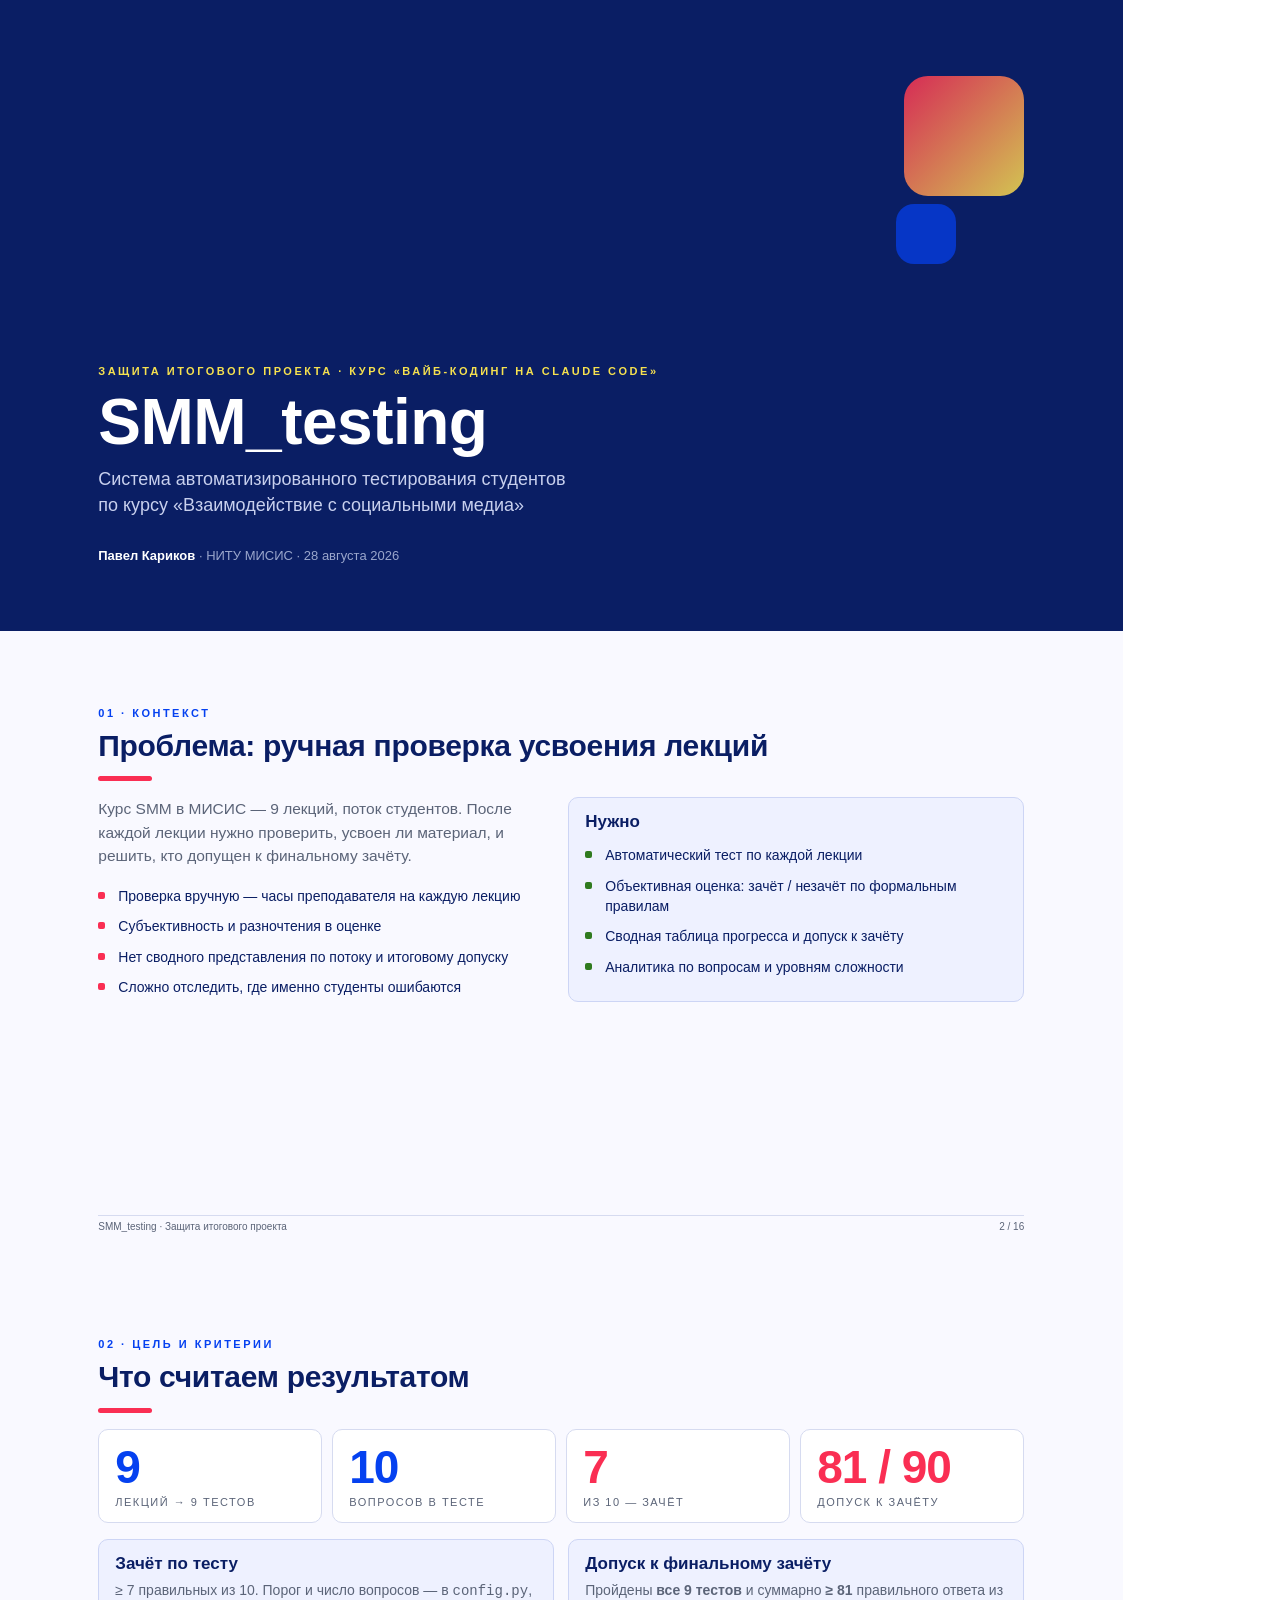
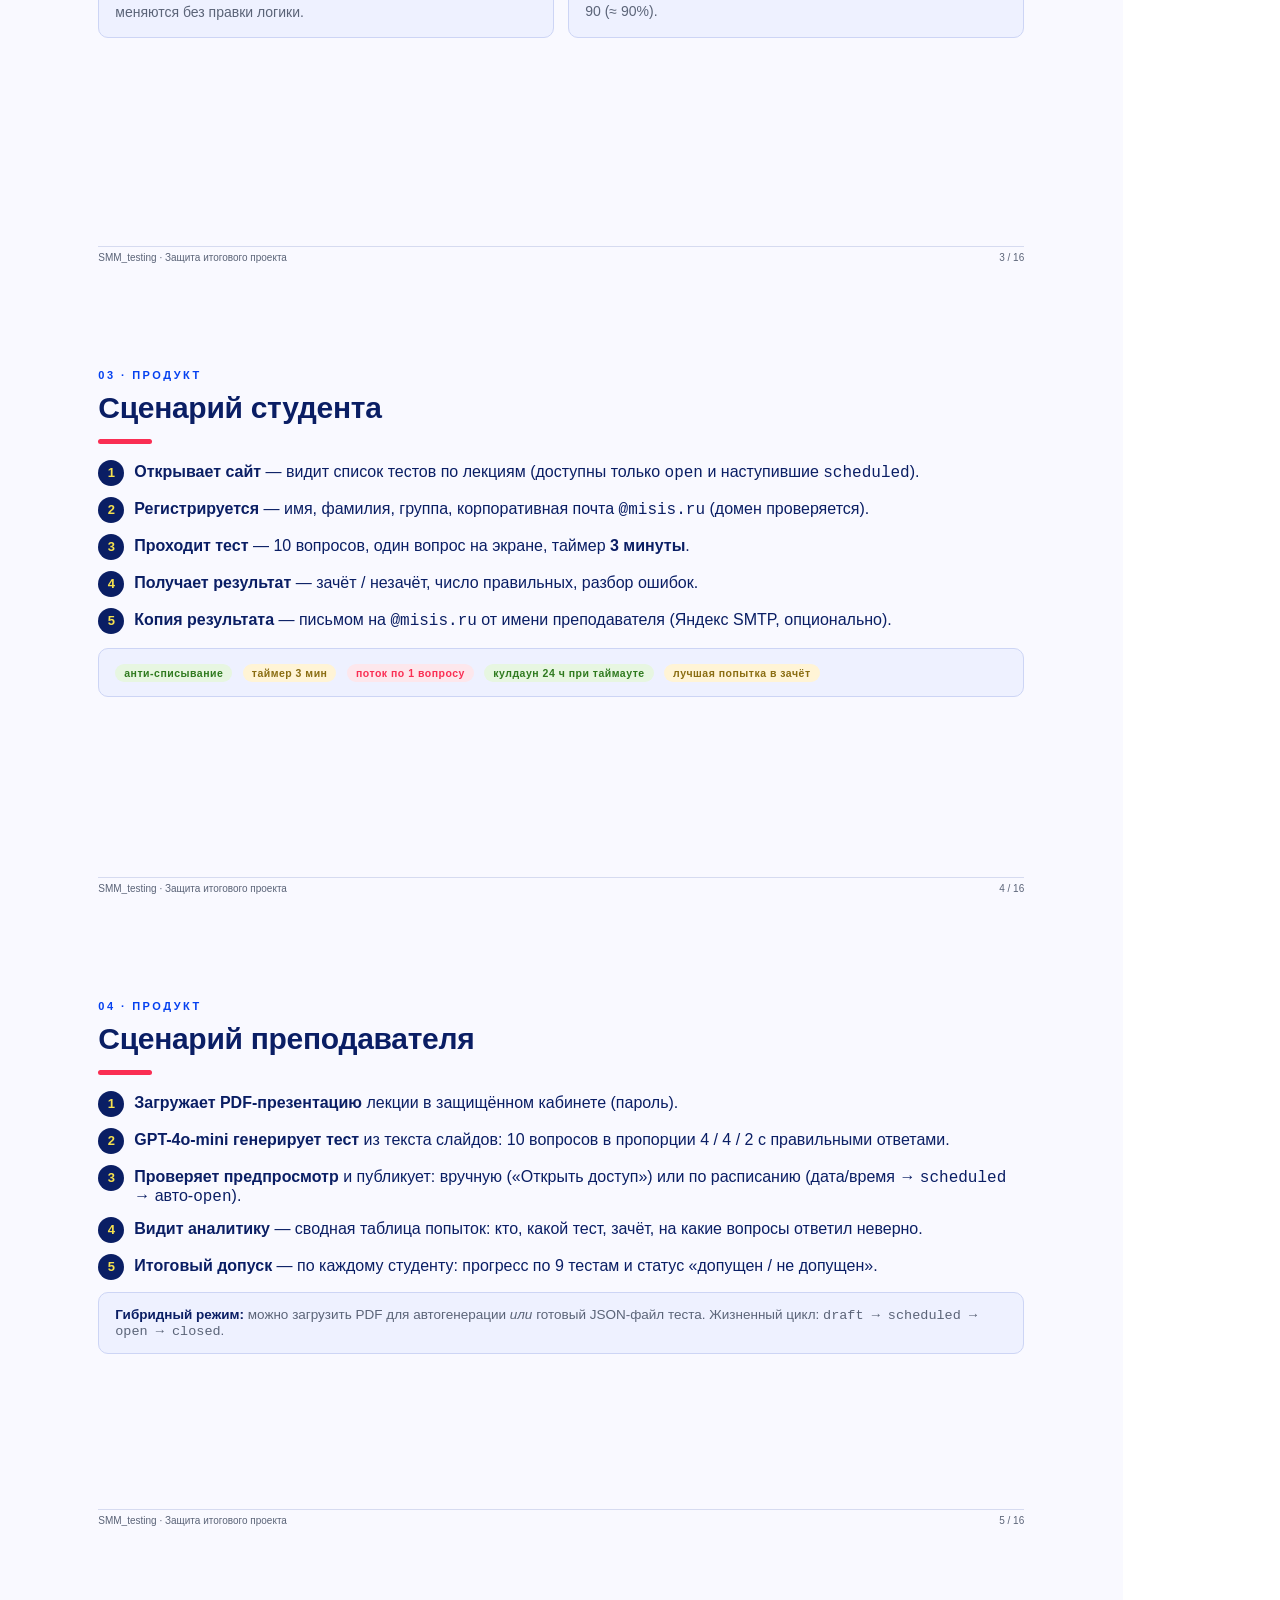
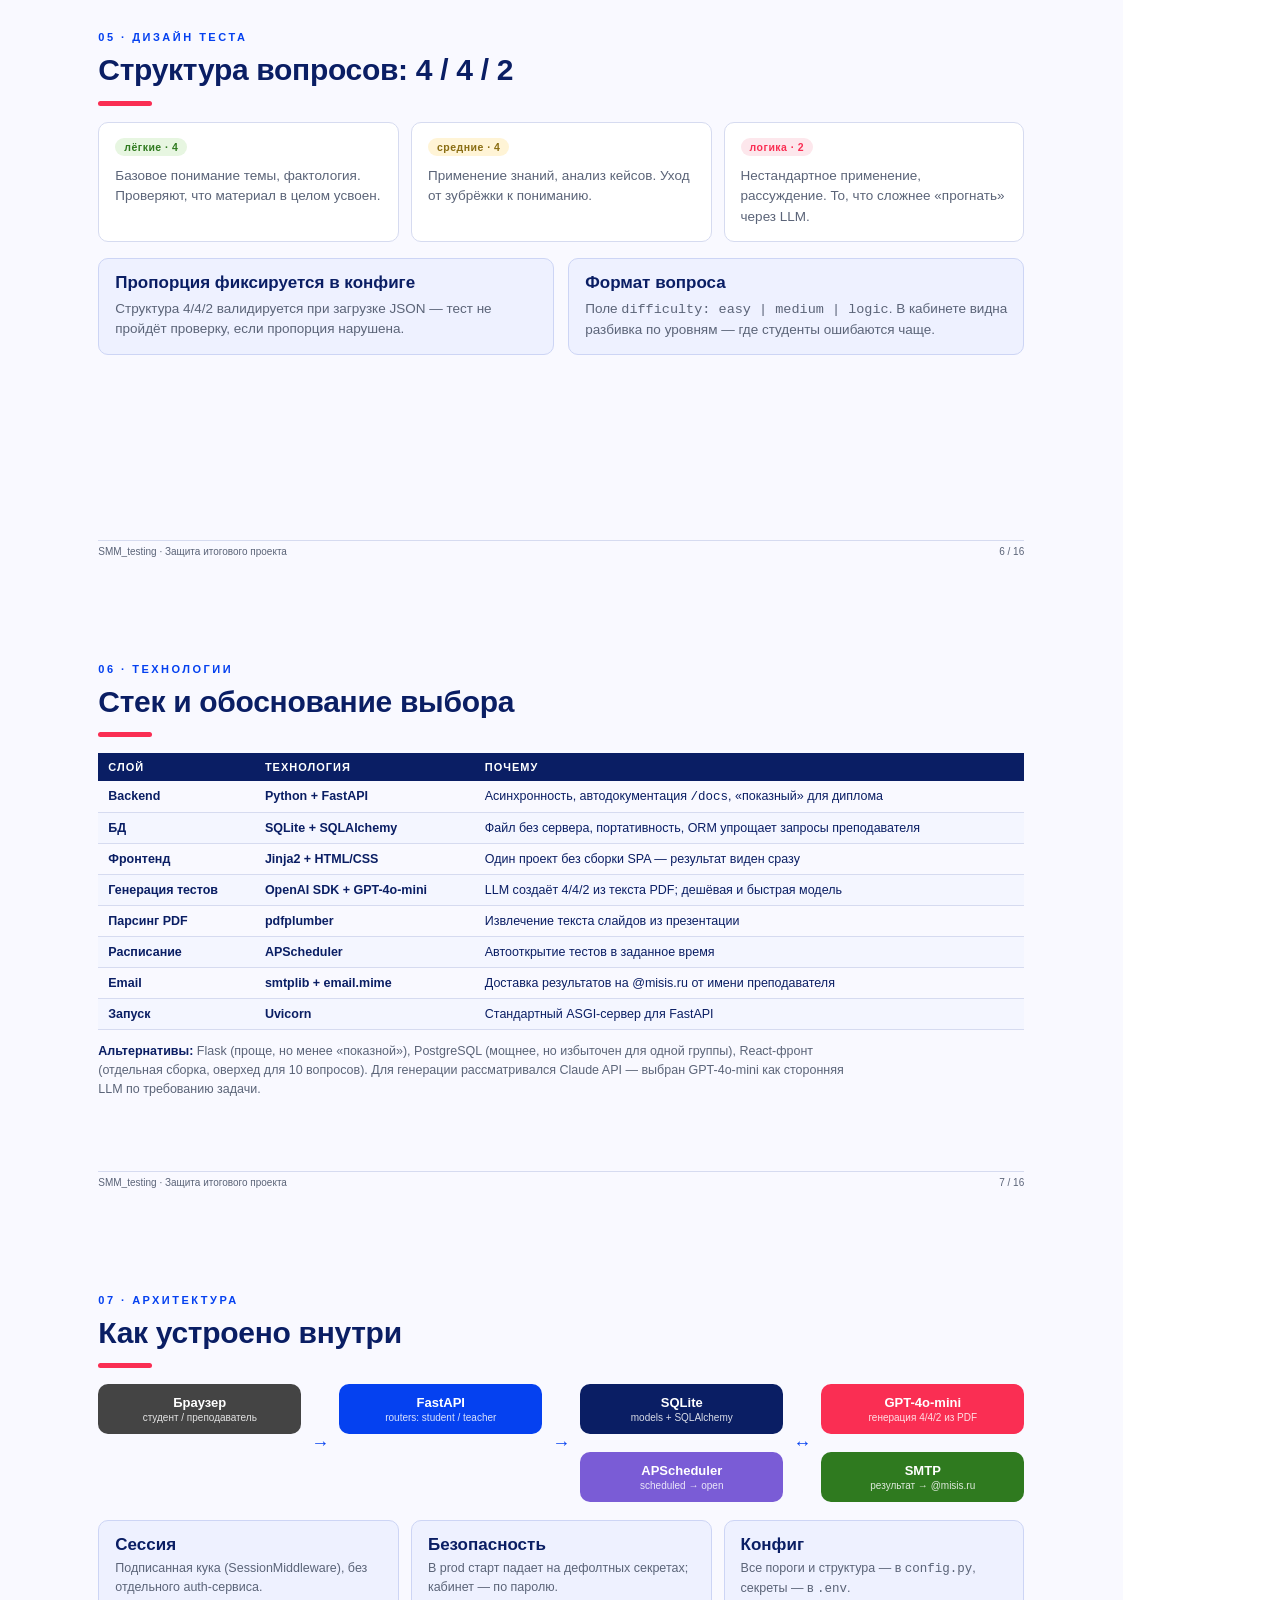
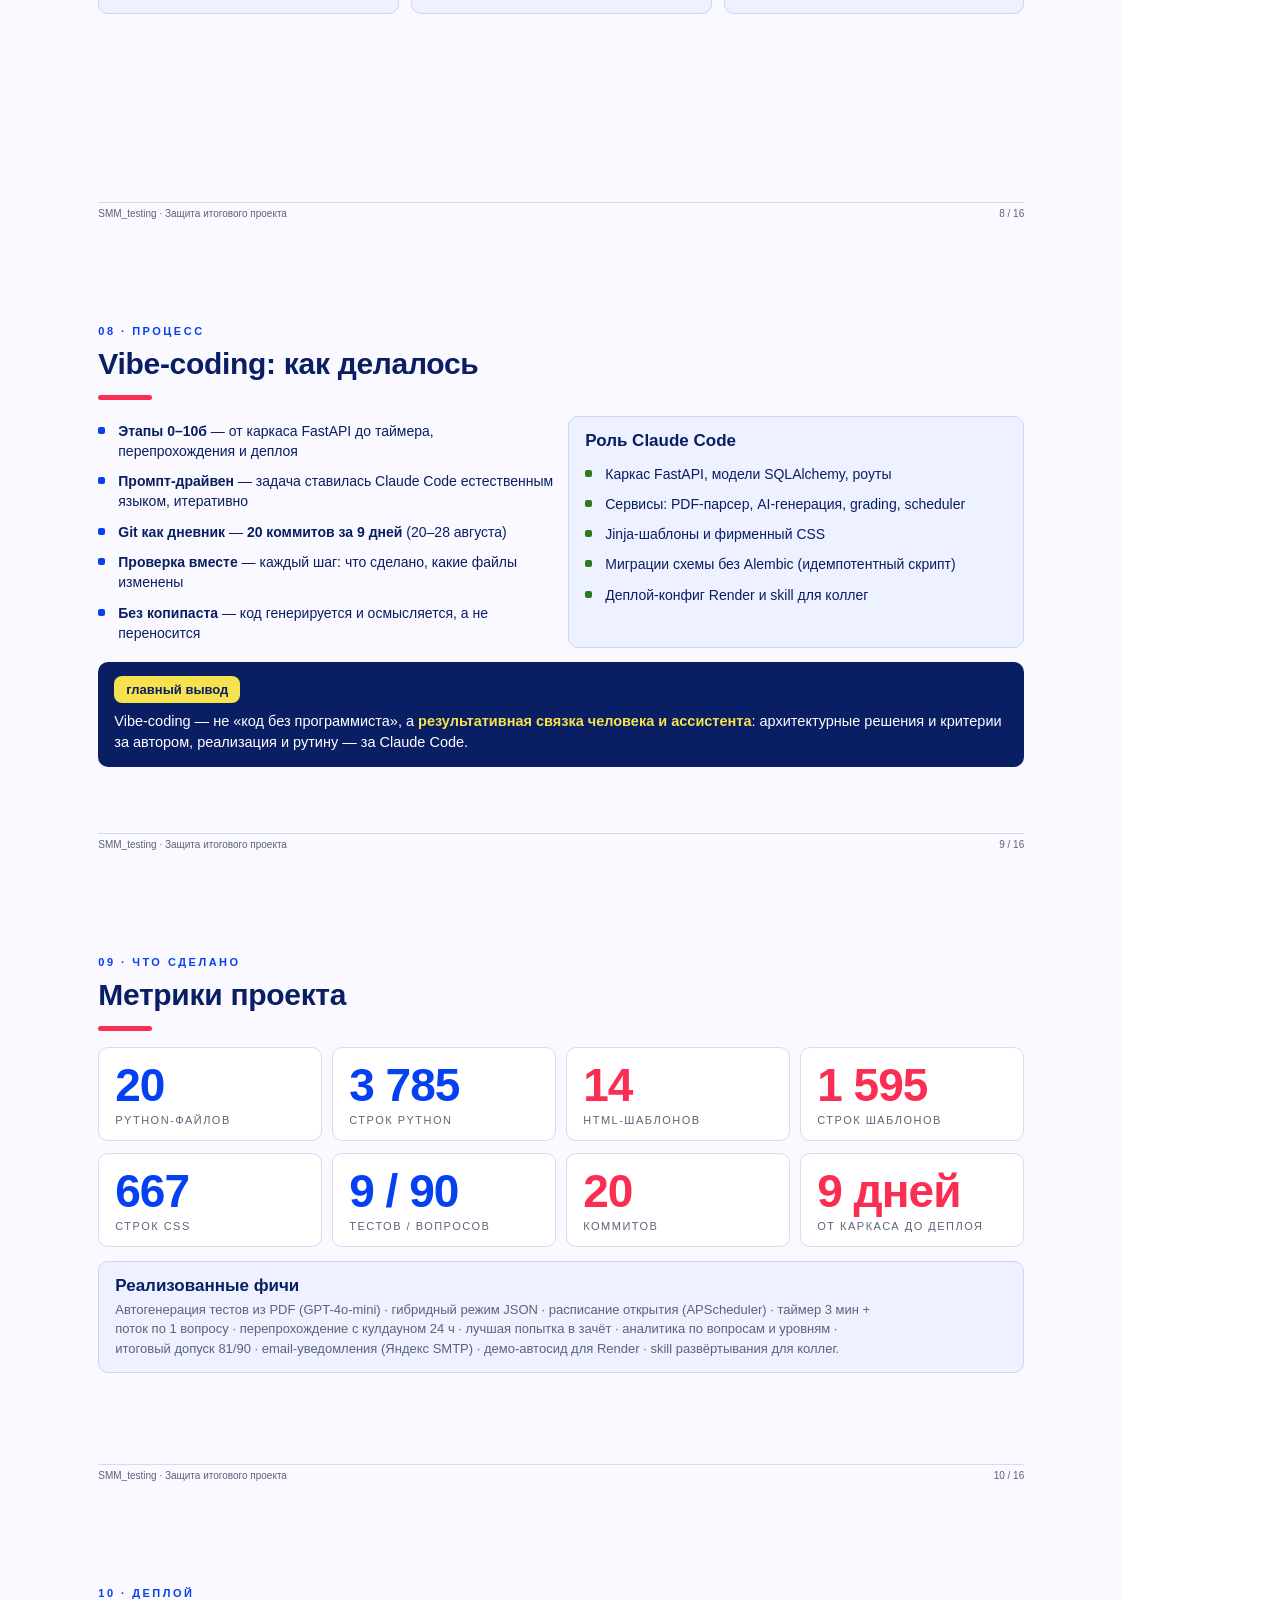
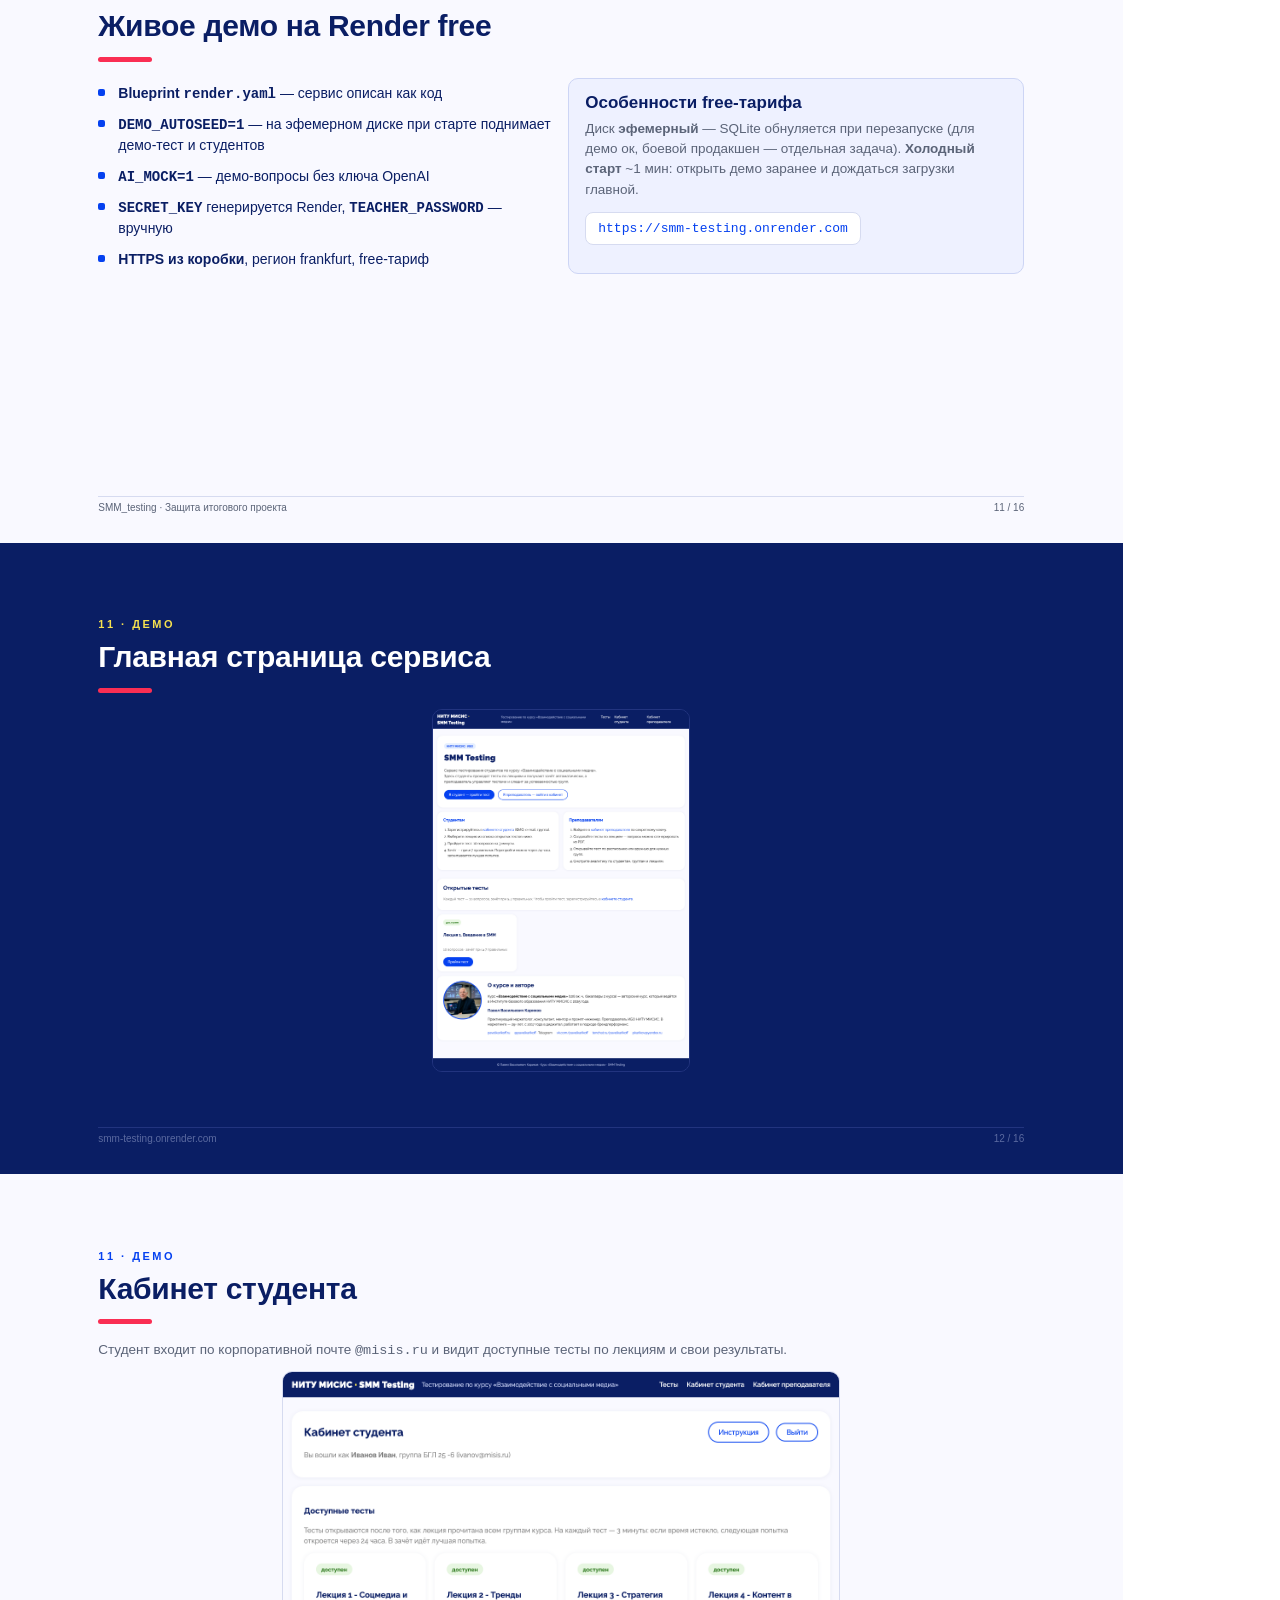
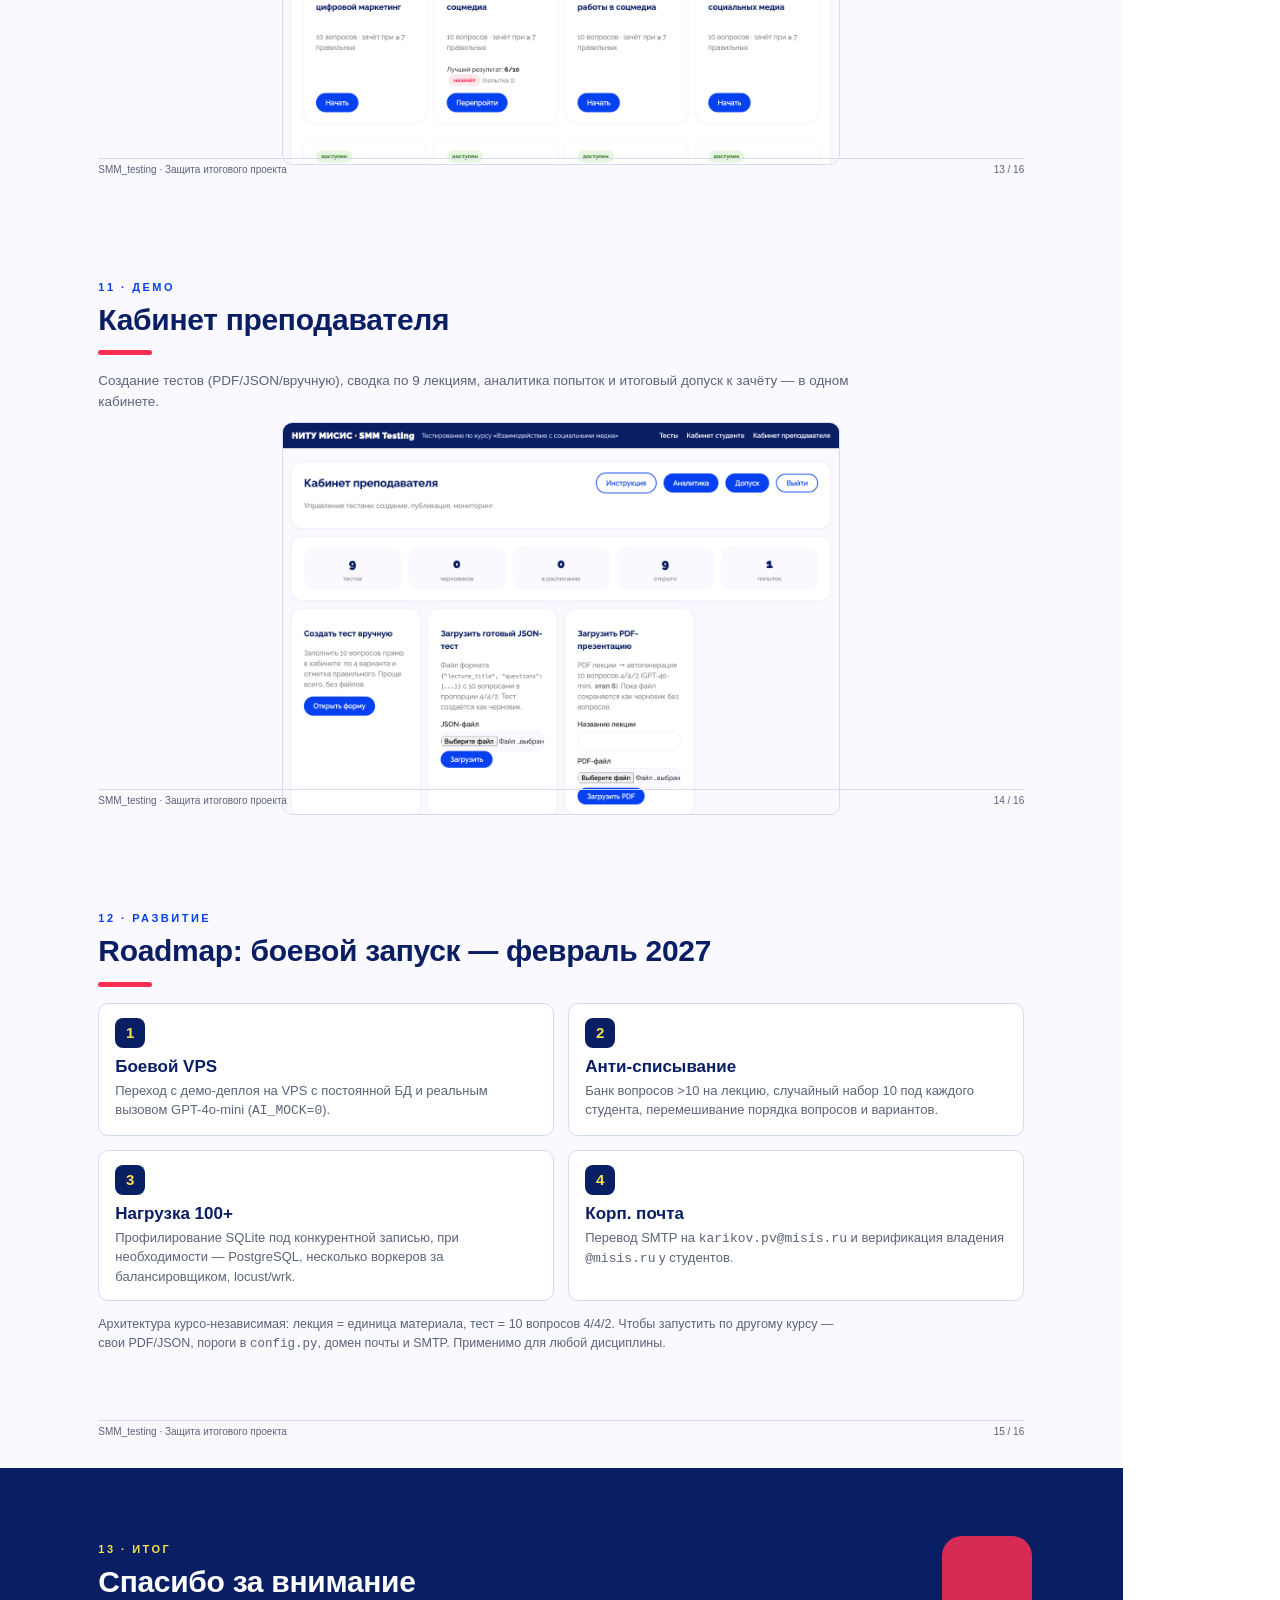
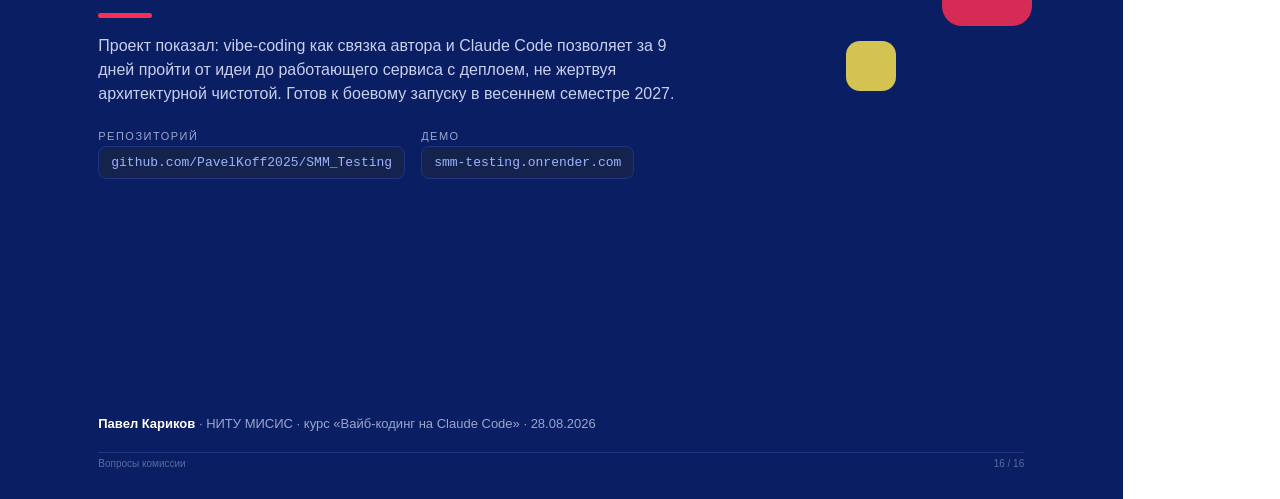
<file: docs/presentation_smm_testing.html>
<!DOCTYPE html>
<html lang="ru">
<head>
<meta charset="UTF-8">
<title>SMM_testing — защита итогового проекта</title>
<style>
  :root{
    --ink:#0A1E64;      /* глубокий синий — основной */
    --blue:#0541F0;     /* электрик — акцент */
    --coral:#FA2E53;    /* коралл — акцент */
    --yellow:#F6E14F;   /* жёлтый — подсветка */
    --green:#2f7a1f;    /* успех */
    --bg:#F9F9FF;       /* светлый фон */
    --panel:#eef1ff;    /* мягкая плашка */
    --muted:#5b6478;    /* приглушённый текст */
    --line:#d6dbf0;
  }

  @page{
    size: 297mm 167mm;   /* 16:9 */
    margin: 0;
  }

  *{ box-sizing:border-box; margin:0; padding:0; }

  html,body{
    font-family:"Helvetica Neue","Helvetica","Arial",sans-serif;
    color:var(--ink);
    hyphens:none;
  }

  .slide{
    width:297mm; height:167mm;
    padding:20mm 26mm 16mm 26mm;
    position:relative;
    page-break-after:always;
    overflow:hidden;
    background:var(--bg);
  }
  .slide:last-child{ page-break-after:auto; }

  /* тёмные слайды (титул, итог) */
  .slide.dark{ background:var(--ink); color:#fff; }
  .slide.dark .muted{ color:#9aa6cc; }
  .slide.dark .footer{ color:#5b6aa0; border-color:#22347f; }

  /* верхняя метка раздела */
  .kicker{
    text-transform:uppercase;
    letter-spacing:2.5px;
    font-size:11px;
    font-weight:700;
    color:var(--blue);
    margin-bottom:10px;
  }
  .slide.dark .kicker{ color:var(--yellow); }

  h1{ font-size:42px; font-weight:800; line-height:1.1; letter-spacing:-.5px; }
  h2{ font-size:30px; font-weight:800; line-height:1.12; letter-spacing:-.3px; margin-bottom:14px; }
  h3{ font-size:17px; font-weight:700; }
  .lead{ font-size:15.5px; line-height:1.5; color:var(--muted); max-width:200mm; }
  .muted{ color:var(--muted); }

  /* акцентная полоска */
  .accentbar{
    width:54px; height:5px; background:var(--coral);
    border-radius:3px; margin-bottom:16px;
  }

  /* футер */
  .footer{
    position:absolute; left:26mm; right:26mm; bottom:8mm;
    display:flex; justify-content:space-between;
    font-size:10px; color:var(--muted);
    border-top:1px solid var(--line);
    padding-top:5px;
  }

  /* сетки */
  .grid2{ display:grid; grid-template-columns:1fr 1fr; gap:14px; }
  .grid3{ display:grid; grid-template-columns:1fr 1fr 1fr; gap:12px; }
  .grid4{ display:grid; grid-template-columns:1fr 1fr 1fr 1fr; gap:10px; }

  .card{
    background:#fff; border:1px solid var(--line);
    border-radius:10px; padding:14px 16px;
  }
  .card.tint{ background:var(--panel); border-color:#cdd5f5; }
  .card .ico{
    width:30px; height:30px; border-radius:8px; background:var(--ink);
    color:var(--yellow); font-weight:800; display:flex; align-items:center; justify-content:center;
    font-size:15px; margin-bottom:9px;
  }

  ul.clean{ list-style:none; }
  ul.clean li{
    font-size:14px; line-height:1.45; padding:5px 0 5px 20px; position:relative;
  }
  ul.clean li::before{
    content:""; position:absolute; left:0; top:11px;
    width:7px; height:7px; border-radius:2px; background:var(--blue);
  }
  ul.clean li.coral::before{ background:var(--coral); }
  ul.clean li.green::before{ background:var(--green); }

  .num{
    font-size:46px; font-weight:800; color:var(--blue); line-height:1; letter-spacing:-1px;
  }
  .num.coral{ color:var(--coral); }
  .num.yellow{ color:var(--ink); }
  .numlabel{ font-size:11px; text-transform:uppercase; letter-spacing:1.5px; color:var(--muted); margin-top:6px; }

  table.tech{ width:100%; border-collapse:collapse; font-size:12.5px; }
  table.tech th{
    text-align:left; padding:8px 10px; background:var(--ink); color:#fff;
    font-weight:700; font-size:11px; text-transform:uppercase; letter-spacing:1px;
  }
  table.tech td{ padding:8px 10px; border-bottom:1px solid var(--line); vertical-align:top; }
  table.tech tr:nth-child(even) td{ background:#f4f6ff; }
  table.tech td:first-child{ font-weight:700; color:var(--ink); white-space:nowrap; }
  table.tech td:nth-child(2){ font-weight:600; }

  .tag{
    display:inline-block; padding:3px 9px; border-radius:20px;
    font-size:10.5px; font-weight:700; letter-spacing:.5px;
  }
  .tag.easy{ background:#e7f6e1; color:var(--green); }
  .tag.med{ background:#fff4d6; color:#8a6d12; }
  .tag.logic{ background:#fde7ec; color:var(--coral); }

  /* блок-схема архитектуры */
  .arch{ display:flex; align-items:stretch; gap:10px; margin-top:8px; }
  .arch .col{ flex:1; display:flex; flex-direction:column; gap:8px; }
  .node{
    border-radius:10px; padding:11px 12px; text-align:center;
    font-size:13px; font-weight:700; color:#fff;
  }
  .arrow{
    align-self:center; font-size:18px; color:var(--blue); font-weight:800;
  }
  .node.client{ background:#444; }
  .node.app{ background:var(--blue); }
  .node.db{ background:var(--ink); }
  .node.ai{ background:var(--coral); }
  .node.sched{ background:#7a5cd6; }
  .node.mail{ background:var(--green); }
  .node small{ display:block; font-weight:400; font-size:10px; opacity:.85; margin-top:2px; }

  code.mono{ font-family:"SF Mono","Menlo",monospace; }

  .step-line{ display:flex; gap:10px; align-items:flex-start; }
  .step-line .n{
    flex:0 0 26px; height:26px; border-radius:50%; background:var(--ink); color:var(--yellow);
    font-weight:800; font-size:13px; display:flex; align-items:center; justify-content:center;
  }

  .badge{
    display:inline-block; padding:6px 12px; border-radius:8px;
    background:var(--yellow); color:var(--ink); font-weight:800; font-size:13px;
  }
  .slide.dark .badge{ background:var(--yellow); color:var(--ink); }

  .urlbox{
    font-family:"SF Mono","Menlo",monospace; font-size:13px;
    background:#fff; border:1px solid var(--line); border-radius:8px;
    padding:8px 12px; color:var(--blue); display:inline-block;
  }
  .slide.dark .urlbox{ background:#13234d; border-color:#22347f; color:#9db4ff; }
</style>
</head>
<body>

<!-- 1. ТИТУЛ -->
<section class="slide dark">
  <div style="position:absolute; top:20mm; right:26mm; width:120px; height:120px; border-radius:24px; background:linear-gradient(135deg,var(--coral),var(--yellow)); opacity:.85;"></div>
  <div style="position:absolute; top:54mm; right:44mm; width:60px; height:60px; border-radius:18px; background:var(--blue); opacity:.7;"></div>

  <div style="position:absolute; bottom:30mm; left:26mm; right:120mm;">
    <div class="kicker">Защита итогового проекта · курс «Вайб-кодинг на Claude Code»</div>
    <h1 style="font-size:64px; margin-top:6px;">SMM_testing</h1>
    <p style="font-size:18px; margin-top:10px; color:#c8d0ee; max-width:150mm; line-height:1.4;">
      Система автоматизированного тестирования студентов<br>по курсу «Взаимодействие с социальными медиа»
    </p>
  </div>

  <div style="position:absolute; bottom:18mm; left:26mm; font-size:13px; color:#9aa6cc;">
    <strong style="color:#fff;">Павел Кариков</strong> · НИТУ МИСИС · 28 августа 2026
  </div>
</section>

<!-- 2. КОНТЕКСТ И ПРОБЛЕМА -->
<section class="slide">
  <div class="kicker">01 · Контекст</div>
  <h2>Проблема: ручная проверка усвоения лекций</h2>
  <div class="accentbar"></div>

  <div class="grid2" style="margin-top:6px;">
    <div>
      <p class="lead" style="margin-bottom:14px;">
        Курс SMM в МИСИС — 9 лекций, поток студентов. После каждой лекции нужно
        проверить, усвоен ли материал, и решить, кто допущен к финальному зачёту.
      </p>
      <ul class="clean">
        <li class="coral">Проверка вручную — часы преподавателя на каждую лекцию</li>
        <li class="coral">Субъективность и разночтения в оценке</li>
        <li class="coral">Нет сводного представления по потоку и итоговому допуску</li>
        <li class="coral">Сложно отследить, где именно студенты ошибаются</li>
      </ul>
    </div>
    <div class="card tint">
      <h3 style="margin-bottom:8px;">Нужно</h3>
      <ul class="clean">
        <li class="green">Автоматический тест по каждой лекции</li>
        <li class="green">Объективная оценка: зачёт / незачёт по формальным правилам</li>
        <li class="green">Сводная таблица прогресса и допуск к зачёту</li>
        <li class="green">Аналитика по вопросам и уровням сложности</li>
      </ul>
    </div>
  </div>
  <div class="footer"><span>SMM_testing · Защита итогового проекта</span><span>2 / 16</span></div>
</section>

<!-- 3. ЦЕЛЬ И КРИТЕРИИ -->
<section class="slide">
  <div class="kicker">02 · Цель и критерии</div>
  <h2>Что считаем результатом</h2>
  <div class="accentbar"></div>

  <div class="grid4" style="margin-top:8px;">
    <div class="card">
      <div class="num">9</div>
      <div class="numlabel">лекций → 9 тестов</div>
    </div>
    <div class="card">
      <div class="num">10</div>
      <div class="numlabel">вопросов в тесте</div>
    </div>
    <div class="card">
      <div class="num coral">7</div>
      <div class="numlabel">из 10 — зачёт</div>
    </div>
    <div class="card">
      <div class="num coral">81 / 90</div>
      <div class="numlabel">допуск к зачёту</div>
    </div>
  </div>

  <div class="grid2" style="margin-top:16px;">
    <div class="card tint">
      <h3 style="margin-bottom:6px;">Зачёт по тесту</h3>
      <p class="lead" style="font-size:14px;">≥ 7 правильных из 10. Порог и число вопросов — в
        <code class="mono">config.py</code>, меняются без правки логики.</p>
    </div>
    <div class="card tint">
      <h3 style="margin-bottom:6px;">Допуск к финальному зачёту</h3>
      <p class="lead" style="font-size:14px;">Пройдены <strong>все 9 тестов</strong> и суммарно
        <strong>≥ 81</strong> правильного ответа из 90 (≈ 90%).</p>
    </div>
  </div>
  <div class="footer"><span>SMM_testing · Защита итогового проекта</span><span>3 / 16</span></div>
</section>

<!-- 4. ПРОДУКТ: СТУДЕНТ -->
<section class="slide">
  <div class="kicker">03 · Продукт</div>
  <h2>Сценарий студента</h2>
  <div class="accentbar"></div>

  <div style="display:flex; flex-direction:column; gap:11px; margin-top:6px;">
    <div class="step-line"><div class="n">1</div><div style="padding-top:3px;"><strong>Открывает сайт</strong> — видит список тестов по лекциям (доступны только <code class="mono">open</code> и наступившие <code class="mono">scheduled</code>).</div></div>
    <div class="step-line"><div class="n">2</div><div style="padding-top:3px;"><strong>Регистрируется</strong> — имя, фамилия, группа, корпоративная почта <code class="mono">@misis.ru</code> (домен проверяется).</div></div>
    <div class="step-line"><div class="n">3</div><div style="padding-top:3px;"><strong>Проходит тест</strong> — 10 вопросов, один вопрос на экране, таймер <strong>3 минуты</strong>.</div></div>
    <div class="step-line"><div class="n">4</div><div style="padding-top:3px;"><strong>Получает результат</strong> — зачёт / незачёт, число правильных, разбор ошибок.</div></div>
    <div class="step-line"><div class="n">5</div><div style="padding-top:3px;"><strong>Копия результата</strong> — письмом на <code class="mono">@misis.ru</code> от имени преподавателя (Яндекс SMTP, опционально).</div></div>
  </div>

  <div class="card tint" style="margin-top:14px;">
    <span class="tag easy">анти-списывание</span>
    <span class="tag med" style="margin-left:6px;">таймер 3 мин</span>
    <span class="tag logic" style="margin-left:6px;">поток по 1 вопросу</span>
    <span class="tag easy" style="margin-left:6px;">кулдаун 24 ч при таймауте</span>
    <span class="tag med" style="margin-left:6px;">лучшая попытка в зачёт</span>
  </div>
  <div class="footer"><span>SMM_testing · Защита итогового проекта</span><span>4 / 16</span></div>
</section>

<!-- 5. ПРОДУКТ: ПРЕПОДАВАТЕЛЬ -->
<section class="slide">
  <div class="kicker">04 · Продукт</div>
  <h2>Сценарий преподавателя</h2>
  <div class="accentbar"></div>

  <div style="display:flex; flex-direction:column; gap:11px; margin-top:6px;">
    <div class="step-line"><div class="n">1</div><div style="padding-top:3px;"><strong>Загружает PDF-презентацию</strong> лекции в защищённом кабинете (пароль).</div></div>
    <div class="step-line"><div class="n">2</div><div style="padding-top:3px;"><strong>GPT-4o-mini генерирует тест</strong> из текста слайдов: 10 вопросов в пропорции 4 / 4 / 2 с правильными ответами.</div></div>
    <div class="step-line"><div class="n">3</div><div style="padding-top:3px;"><strong>Проверяет предпросмотр</strong> и публикует: вручную («Открыть доступ») или по расписанию (дата/время → <code class="mono">scheduled</code> → авто-<code class="mono">open</code>).</div></div>
    <div class="step-line"><div class="n">4</div><div style="padding-top:3px;"><strong>Видит аналитику</strong> — сводная таблица попыток: кто, какой тест, зачёт, на какие вопросы ответил неверно.</div></div>
    <div class="step-line"><div class="n">5</div><div style="padding-top:3px;"><strong>Итоговый допуск</strong> — по каждому студенту: прогресс по 9 тестам и статус «допущен / не допущен».</div></div>
  </div>

  <div class="card tint" style="margin-top:12px; font-size:13.5px; color:var(--muted);">
    <strong style="color:var(--ink);">Гибридный режим:</strong> можно загрузить PDF для автогенерации
    <em>или</em> готовый JSON-файл теста. Жизненный цикл:
    <code class="mono">draft → scheduled → open → closed</code>.
  </div>
  <div class="footer"><span>SMM_testing · Защита итогового проекта</span><span>5 / 16</span></div>
</section>

<!-- 6. СТРУКТУРА ВОПРОСОВ -->
<section class="slide">
  <div class="kicker">05 · Дизайн теста</div>
  <h2>Структура вопросов: 4 / 4 / 2</h2>
  <div class="accentbar"></div>

  <div class="grid3" style="margin-top:6px;">
    <div class="card">
      <span class="tag easy">лёгкие · 4</span>
      <p class="lead" style="font-size:13.5px; margin-top:10px;">Базовое понимание темы, фактология. Проверяют, что материал в целом усвоен.</p>
    </div>
    <div class="card">
      <span class="tag med">средние · 4</span>
      <p class="lead" style="font-size:13.5px; margin-top:10px;">Применение знаний, анализ кейсов. Уход от зубрёжки к пониманию.</p>
    </div>
    <div class="card">
      <span class="tag logic">логика · 2</span>
      <p class="lead" style="font-size:13.5px; margin-top:10px;">Нестандартное применение, рассуждение. То, что сложнее «прогнать» через LLM.</p>
    </div>
  </div>

  <div class="grid2" style="margin-top:16px;">
    <div class="card tint">
      <h3 style="margin-bottom:6px;">Пропорция фиксируется в конфиге</h3>
      <p class="lead" style="font-size:13.5px;">Структура 4/4/2 валидируется при загрузке JSON — тест не пройдёт проверку, если пропорция нарушена.</p>
    </div>
    <div class="card tint">
      <h3 style="margin-bottom:6px;">Формат вопроса</h3>
      <p class="lead" style="font-size:13.5px;">Поле <code class="mono">difficulty: easy | medium | logic</code>. В кабинете видна разбивка по уровням — где студенты ошибаются чаще.</p>
    </div>
  </div>
  <div class="footer"><span>SMM_testing · Защита итогового проекта</span><span>6 / 16</span></div>
</section>

<!-- 7. СТЕК -->
<section class="slide">
  <div class="kicker">06 · Технологии</div>
  <h2>Стек и обоснование выбора</h2>
  <div class="accentbar"></div>

  <table class="tech" style="margin-top:6px;">
    <thead><tr><th>Слой</th><th>Технология</th><th>Почему</th></tr></thead>
    <tbody>
      <tr><td>Backend</td><td>Python + FastAPI</td><td>Асинхронность, автодокументация <code class="mono">/docs</code>, «показный» для диплома</td></tr>
      <tr><td>БД</td><td>SQLite + SQLAlchemy</td><td>Файл без сервера, портативность, ORM упрощает запросы преподавателя</td></tr>
      <tr><td>Фронтенд</td><td>Jinja2 + HTML/CSS</td><td>Один проект без сборки SPA — результат виден сразу</td></tr>
      <tr><td>Генерация тестов</td><td>OpenAI SDK + GPT-4o-mini</td><td>LLM создаёт 4/4/2 из текста PDF; дешёвая и быстрая модель</td></tr>
      <tr><td>Парсинг PDF</td><td>pdfplumber</td><td>Извлечение текста слайдов из презентации</td></tr>
      <tr><td>Расписание</td><td>APScheduler</td><td>Автооткрытие тестов в заданное время</td></tr>
      <tr><td>Email</td><td>smtplib + email.mime</td><td>Доставка результатов на @misis.ru от имени преподавателя</td></tr>
      <tr><td>Запуск</td><td>Uvicorn</td><td>Стандартный ASGI-сервер для FastAPI</td></tr>
    </tbody>
  </table>

  <p class="lead" style="font-size:12.5px; margin-top:12px;">
    <strong style="color:var(--ink);">Альтернативы:</strong> Flask (проще, но менее «показной»), PostgreSQL (мощнее, но избыточен для одной группы),
    React-фронт (отдельная сборка, оверхед для 10 вопросов). Для генерации рассматривался Claude API — выбран GPT-4o-mini как сторонняя LLM по требованию задачи.
  </p>
  <div class="footer"><span>SMM_testing · Защита итогового проекта</span><span>7 / 16</span></div>
</section>

<!-- 8. АРХИТЕКТУРА -->
<section class="slide">
  <div class="kicker">07 · Архитектура</div>
  <h2>Как устроено внутри</h2>
  <div class="accentbar"></div>

  <div class="arch" style="margin-top:14px;">
    <div class="col">
      <div class="node client">Браузер<small>студент / преподаватель</small></div>
    </div>
    <div class="arrow">→</div>
    <div class="col">
      <div class="node app">FastAPI<small>routers: student / teacher</small></div>
    </div>
    <div class="arrow">→</div>
    <div class="col">
      <div class="node db">SQLite<small>models + SQLAlchemy</small></div>
      <div class="node sched" style="margin-top:10px;">APScheduler<small>scheduled → open</small></div>
    </div>
    <div class="arrow">↔</div>
    <div class="col">
      <div class="node ai">GPT-4o-mini<small>генерация 4/4/2 из PDF</small></div>
      <div class="node mail" style="margin-top:10px;">SMTP<small>результат → @misis.ru</small></div>
    </div>
  </div>

  <div class="grid3" style="margin-top:18px;">
    <div class="card tint">
      <h3 style="margin-bottom:4px;">Сессия</h3>
      <p class="lead" style="font-size:12.5px;">Подписанная кука (SessionMiddleware), без отдельного auth-сервиса.</p>
    </div>
    <div class="card tint">
      <h3 style="margin-bottom:4px;">Безопасность</h3>
      <p class="lead" style="font-size:12.5px;">В prod старт падает на дефолтных секретах; кабинет — по паролю.</p>
    </div>
    <div class="card tint">
      <h3 style="margin-bottom:4px;">Конфиг</h3>
      <p class="lead" style="font-size:12.5px;">Все пороги и структура — в <code class="mono">config.py</code>, секреты — в <code class="mono">.env</code>.</p>
    </div>
  </div>
  <div class="footer"><span>SMM_testing · Защита итогового проекта</span><span>8 / 16</span></div>
</section>

<!-- 9. VIBE-CODING -->
<section class="slide">
  <div class="kicker">08 · Процесс</div>
  <h2>Vibe-coding: как делалось</h2>
  <div class="accentbar"></div>

  <div class="grid2" style="margin-top:6px;">
    <div>
      <ul class="clean">
        <li><strong>Этапы 0–10б</strong> — от каркаса FastAPI до таймера, перепрохождения и деплоя</li>
        <li><strong>Промпт-драйвен</strong> — задача ставилась Claude Code естественным языком, итеративно</li>
        <li><strong>Git как дневник</strong> — <strong>20 коммитов за 9 дней</strong> (20–28 августа)</li>
        <li><strong>Проверка вместе</strong> — каждый шаг: что сделано, какие файлы изменены</li>
        <li><strong>Без копипаста</strong> — код генерируется и осмысляется, а не переносится</li>
      </ul>
    </div>
    <div class="card tint">
      <h3 style="margin-bottom:8px;">Роль Claude Code</h3>
      <ul class="clean">
        <li class="green">Каркас FastAPI, модели SQLAlchemy, роуты</li>
        <li class="green">Сервисы: PDF-парсер, AI-генерация, grading, scheduler</li>
        <li class="green">Jinja-шаблоны и фирменный CSS</li>
        <li class="green">Миграции схемы без Alembic (идемпотентный скрипт)</li>
        <li class="green">Деплой-конфиг Render и skill для коллег</li>
      </ul>
    </div>
  </div>

  <div class="card" style="margin-top:14px; background:var(--ink); color:#fff; border:none;">
    <span class="badge">главный вывод</span>
    <p style="margin-top:8px; font-size:14.5px; line-height:1.45;">
      Vibe-coding — не «код без программиста», а <strong style="color:var(--yellow);">результативная связка человека и ассистента</strong>:
      архитектурные решения и критерии за автором, реализация и рутину — за Claude Code.
    </p>
  </div>
  <div class="footer"><span>SMM_testing · Защита итогового проекта</span><span>9 / 16</span></div>
</section>

<!-- 10. МЕТРИКИ -->
<section class="slide">
  <div class="kicker">09 · Что сделано</div>
  <h2>Метрики проекта</h2>
  <div class="accentbar"></div>

  <div class="grid4" style="margin-top:8px;">
    <div class="card"><div class="num">20</div><div class="numlabel">python-файлов</div></div>
    <div class="card"><div class="num">3 785</div><div class="numlabel">строк Python</div></div>
    <div class="card"><div class="num coral">14</div><div class="numlabel">HTML-шаблонов</div></div>
    <div class="card"><div class="num coral">1 595</div><div class="numlabel">строк шаблонов</div></div>
  </div>
  <div class="grid4" style="margin-top:12px;">
    <div class="card"><div class="num">667</div><div class="numlabel">строк CSS</div></div>
    <div class="card"><div class="num">9 / 90</div><div class="numlabel">тестов / вопросов</div></div>
    <div class="card"><div class="num coral">20</div><div class="numlabel">коммитов</div></div>
    <div class="card"><div class="num coral">9 дней</div><div class="numlabel">от каркаса до деплоя</div></div>
  </div>

  <div class="card tint" style="margin-top:14px;">
    <h3 style="margin-bottom:4px;">Реализованные фичи</h3>
    <p class="lead" style="font-size:13px;">
      Автогенерация тестов из PDF (GPT-4o-mini) · гибридный режим JSON · расписание открытия (APScheduler) ·
      таймер 3 мин + поток по 1 вопросу · перепрохождение с кулдауном 24 ч · лучшая попытка в зачёт ·
      аналитика по вопросам и уровням · итоговый допуск 81/90 · email-уведомления (Яндекс SMTP) ·
      демо-автосид для Render · skill развёртывания для коллег.
    </p>
  </div>
  <div class="footer"><span>SMM_testing · Защита итогового проекта</span><span>10 / 16</span></div>
</section>

<!-- 11. ДЕПЛОЙ -->
<section class="slide">
  <div class="kicker">10 · Деплой</div>
  <h2>Живое демо на Render free</h2>
  <div class="accentbar"></div>

  <div class="grid2" style="margin-top:6px;">
    <div>
      <ul class="clean">
        <li><strong>Blueprint <code class="mono">render.yaml</code></strong> — сервис описан как код</li>
        <li><strong><code class="mono">DEMO_AUTOSEED=1</code></strong> — на эфемерном диске при старте поднимает демо-тест и студентов</li>
        <li><strong><code class="mono">AI_MOCK=1</code></strong> — демо-вопросы без ключа OpenAI</li>
        <li><strong><code class="mono">SECRET_KEY</code></strong> генерируется Render, <strong><code class="mono">TEACHER_PASSWORD</code></strong> — вручную</li>
        <li><strong>HTTPS из коробки</strong>, регион frankfurt, free-тариф</li>
      </ul>
    </div>
    <div class="card tint">
      <h3 style="margin-bottom:6px;">Особенности free-тарифа</h3>
      <p class="lead" style="font-size:13.5px;">
        Диск <strong>эфемерный</strong> — SQLite обнуляется при перезапуске (для демо ок, боевой продакшен — отдельная задача).
        <strong>Холодный старт</strong> ~1 мин: открыть демо заранее и дождаться загрузки главной.
      </p>
      <div style="margin-top:12px;">
        <span class="urlbox">https://smm-testing.onrender.com</span>
      </div>
    </div>
  </div>
  <div class="footer"><span>SMM_testing · Защита итогового проекта</span><span>11 / 16</span></div>
</section>

<!-- 12. ДЕМО-ЭКРАН -->
<section class="slide dark">
  <div class="kicker">11 · Демо</div>
  <h2 style="color:#fff;">Главная страница сервиса</h2>
  <div class="accentbar"></div>

  <div style="margin-top:10px; text-align:center;">
    <img src="screenshots/index.png" alt="Главная SMM Testing"
         style="max-width:235mm; max-height:96mm; border-radius:10px; border:1px solid #22347f;">
  </div>
  <div class="footer" style="border-color:#22347f; color:#5b6aa0;">
    <span>smm-testing.onrender.com</span><span>12 / 16</span>
  </div>
</section>

<!-- 13. ДЕМО: КАБИНЕТ СТУДЕНТА -->
<section class="slide">
  <div class="kicker">11 · Демо</div>
  <h2>Кабинет студента</h2>
  <div class="accentbar"></div>
  <p class="lead" style="font-size:13.5px; margin-bottom:10px;">
    Студент входит по корпоративной почте <code class="mono">@misis.ru</code> и видит
    доступные тесты по лекциям и свои результаты.
  </p>
  <div style="text-align:center;">
    <img src="screenshots/student_cabinet.png" alt="Кабинет студента"
         style="max-width:245mm; max-height:104mm; border-radius:10px; border:1px solid var(--line);">
  </div>
  <div class="footer"><span>SMM_testing · Защита итогового проекта</span><span>13 / 16</span></div>
</section>

<!-- 14. ДЕМО: КАБИНЕТ ПРЕПОДАВАТЕЛЯ -->
<section class="slide">
  <div class="kicker">11 · Демо</div>
  <h2>Кабинет преподавателя</h2>
  <div class="accentbar"></div>
  <p class="lead" style="font-size:13.5px; margin-bottom:10px;">
    Создание тестов (PDF/JSON/вручную), сводка по 9 лекциям, аналитика попыток и
    итоговый допуск к зачёту — в одном кабинете.
  </p>
  <div style="text-align:center;">
    <img src="screenshots/teacher_cabinet.png" alt="Кабинет преподавателя"
         style="max-width:245mm; max-height:104mm; border-radius:10px; border:1px solid var(--line);">
  </div>
  <div class="footer"><span>SMM_testing · Защита итогового проекта</span><span>14 / 16</span></div>
</section>

<!-- 15. ROADMAP -->
<section class="slide">
  <div class="kicker">12 · Развитие</div>
  <h2>Roadmap: боевой запуск — февраль 2027</h2>
  <div class="accentbar"></div>

  <div class="grid2" style="margin-top:6px;">
    <div class="card">
      <div class="ico">1</div>
      <h3 style="margin-bottom:4px;">Боевой VPS</h3>
      <p class="lead" style="font-size:13px;">Переход с демо-деплоя на VPS с постоянной БД и реальным вызовом GPT-4o-mini (<code class="mono">AI_MOCK=0</code>).</p>
    </div>
    <div class="card">
      <div class="ico">2</div>
      <h3 style="margin-bottom:4px;">Анти-списывание</h3>
      <p class="lead" style="font-size:13px;">Банк вопросов &gt;10 на лекцию, случайный набор 10 под каждого студента, перемешивание порядка вопросов и вариантов.</p>
    </div>
    <div class="card">
      <div class="ico">3</div>
      <h3 style="margin-bottom:4px;">Нагрузка 100+</h3>
      <p class="lead" style="font-size:13px;">Профилирование SQLite под конкурентной записью, при необходимости — PostgreSQL, несколько воркеров за балансировщиком, locust/wrk.</p>
    </div>
    <div class="card">
      <div class="ico">4</div>
      <h3 style="margin-bottom:4px;">Корп. почта</h3>
      <p class="lead" style="font-size:13px;">Перевод SMTP на <code class="mono">karikov.pv@misis.ru</code> и верификация владения <code class="mono">@misis.ru</code> у студентов.</p>
    </div>
  </div>

  <p class="lead" style="font-size:12.5px; margin-top:14px;">
    Архитектура курсо-независимая: лекция = единица материала, тест = 10 вопросов 4/4/2. Чтобы запустить по другому курсу —
    свои PDF/JSON, пороги в <code class="mono">config.py</code>, домен почты и SMTP. Применимо для любой дисциплины.
  </p>
  <div class="footer"><span>SMM_testing · Защита итогового проекта</span><span>15 / 16</span></div>
</section>

<!-- 14. ИТОГ -->
<section class="slide dark">
  <div style="position:absolute; top:18mm; right:24mm; width:90px; height:90px; border-radius:20px; background:var(--coral); opacity:.85;"></div>
  <div style="position:absolute; top:46mm; right:60mm; width:50px; height:50px; border-radius:14px; background:var(--yellow); opacity:.85;"></div>

  <div class="kicker">13 · Итог</div>
  <h2 style="color:#fff;">Спасибо за внимание</h2>
  <div class="accentbar"></div>

  <div style="margin-top:8px; max-width:160mm;">
    <p style="font-size:16px; color:#c8d0ee; line-height:1.5;">
      Проект показал: vibe-coding как связка автора и Claude Code позволяет за 9 дней пройти от идеи до
      работающего сервиса с деплоем, не жертвуя архитектурной чистотой. Готов к боевому запуску в весеннем семестре 2027.
    </p>
  </div>

  <div style="margin-top:18px; display:flex; gap:16px; flex-wrap:wrap;">
    <div>
      <div class="numlabel" style="color:#9aa6cc;">Репозиторий</div>
      <div class="urlbox" style="margin-top:4px;">github.com/PavelKoff2025/SMM_Testing</div>
    </div>
    <div>
      <div class="numlabel" style="color:#9aa6cc;">Демо</div>
      <div class="urlbox" style="margin-top:4px;">smm-testing.onrender.com</div>
    </div>
  </div>

  <div style="position:absolute; bottom:18mm; left:26mm; font-size:13px; color:#9aa6cc;">
    <strong style="color:#fff;">Павел Кариков</strong> · НИТУ МИСИС · курс «Вайб-кодинг на Claude Code» · 28.08.2026
  </div>
  <div class="footer" style="border-color:#22347f; color:#5b6aa0;">
    <span>Вопросы комиссии</span><span>16 / 16</span>
  </div>
</section>

</body>
</html>
</file>
